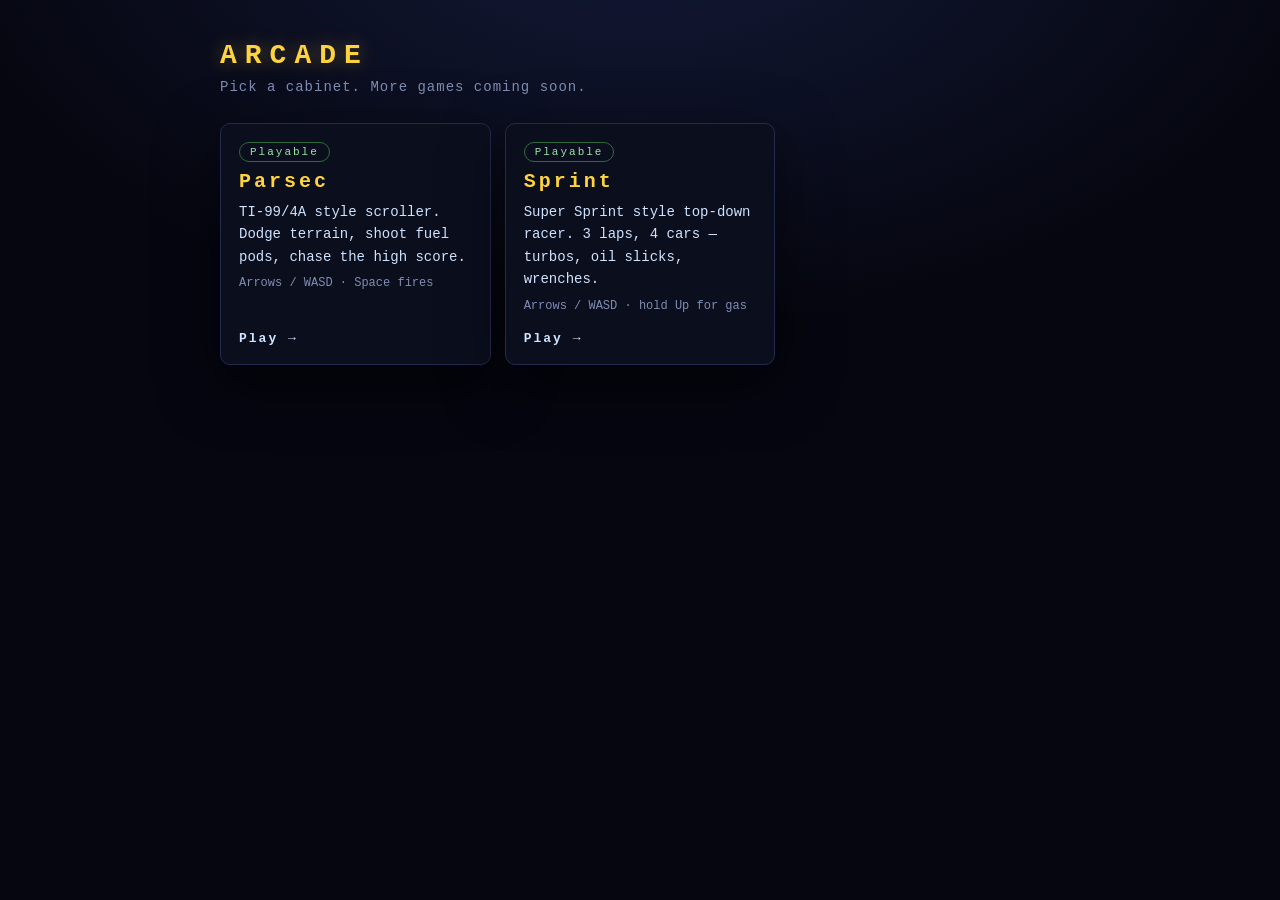
<file: index.html>
<!DOCTYPE html>
<html lang="en">
<head>
<meta charset="utf-8">
<meta name="viewport" content="width=device-width, initial-scale=1">
<title>Arcade — Home</title>
<link rel="stylesheet" href="home.css">
</head>
<body>
<main class="wrap">
  <header class="masthead">
    <h1>ARCADE</h1>
    <p class="tagline">Pick a cabinet. More games coming soon.</p>
  </header>

  <section class="grid" id="games" aria-label="Games"></section>

  <p class="hint" id="hint" hidden></p>
</main>
<script>
// To add a game: copy one entry below. `href` points at the game's folder or page.
const GAMES = [
  {
    title: "Parsec",
    href: "parsec-game/",
    blurb: "TI-99/4A style scroller. Dodge terrain, shoot fuel pods, chase the high score.",
    controls: "Arrows / WASD · Space fires",
    badge: "Playable"
  },
  {
    title: "Sprint",
    href: "sprint-game/",
    blurb: "Super Sprint style top-down racer. 3 laps, 4 cars — turbos, oil slicks, wrenches.",
    controls: "Arrows / WASD · hold Up for gas",
    badge: "Playable"
  }
  // { title: "Next game", href: "next-game/", blurb: "...", controls: "...", badge: "Playable" },
];

const grid = document.getElementById("games");
const hint = document.getElementById("hint");

GAMES.forEach((g) => {
  const card = document.createElement("a");
  card.className = "card";
  card.href = g.href;

  const badge = document.createElement("span");
  badge.className = "badge";
  badge.textContent = g.badge || "Playable";

  const title = document.createElement("h2");
  title.textContent = g.title;

  const blurb = document.createElement("p");
  blurb.className = "blurb";
  blurb.textContent = g.blurb;

  const meta = document.createElement("p");
  meta.className = "meta";
  meta.textContent = g.controls || "";

  const play = document.createElement("span");
  play.className = "play";
  play.textContent = "Play →";

  card.append(badge, title, blurb, meta, play);
  grid.appendChild(card);
});

if (GAMES.length <= 1) {
  hint.hidden = false;
  hint.textContent = "Parsec is the only cabinet for now — new games will appear here as they are added.";
}
</script>
</body>
</html>
</file>
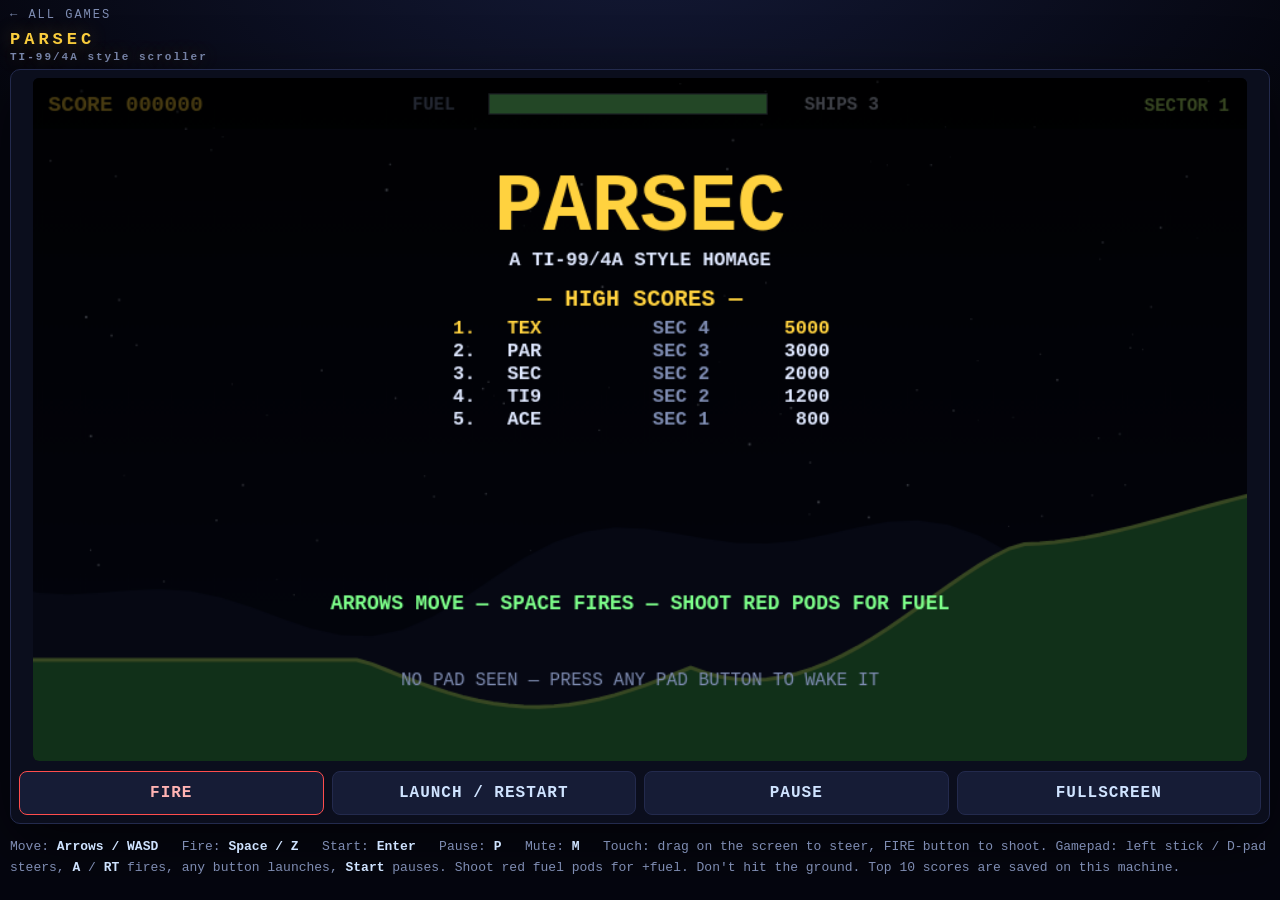
<file: parsec-game/index.html>
<!DOCTYPE html>
<html lang="en">
<head>
<meta charset="utf-8">
<meta name="viewport" content="width=device-width, initial-scale=1, maximum-scale=1, user-scalable=no">
<title>Parsec — TI-99/4A style scroller</title>
<link rel="stylesheet" href="style.css">
</head>
<body>
<main class="wrap">
  <p class="back"><a href="../">&larr; ALL GAMES</a></p>
  <h1>PARSEC <span class="sub">TI-99/4A style scroller</span></h1>
  <div class="cabinet">
    <div class="stage" id="stage">
      <canvas id="game" width="960" height="540" aria-label="Parsec clone playfield"></canvas>
    </div>
    <div class="touchbar">
      <button id="btnFire" type="button">FIRE</button>
      <button id="btnStart" type="button">LAUNCH / RESTART</button>
      <button id="btnPause" type="button">PAUSE</button>
      <button id="btnFull" type="button">FULLSCREEN</button>
    </div>
  </div>
  <p class="help">
    Move: <b>Arrows / WASD</b> &nbsp; Fire: <b>Space / Z</b> &nbsp; Start: <b>Enter</b> &nbsp;
    Pause: <b>P</b> &nbsp; Mute: <b>M</b> &nbsp; Touch: drag on the screen to steer, FIRE button to shoot.
    Gamepad: left stick / D-pad steers, <b>A</b> / <b>RT</b> fires, any button launches, <b>Start</b> pauses.
    Shoot red fuel pods for +fuel. Don't hit the ground. Top 10 scores are saved on this machine.
  </p>
</main>
<script src="game.js"></script>
</body>
</html>
</file>
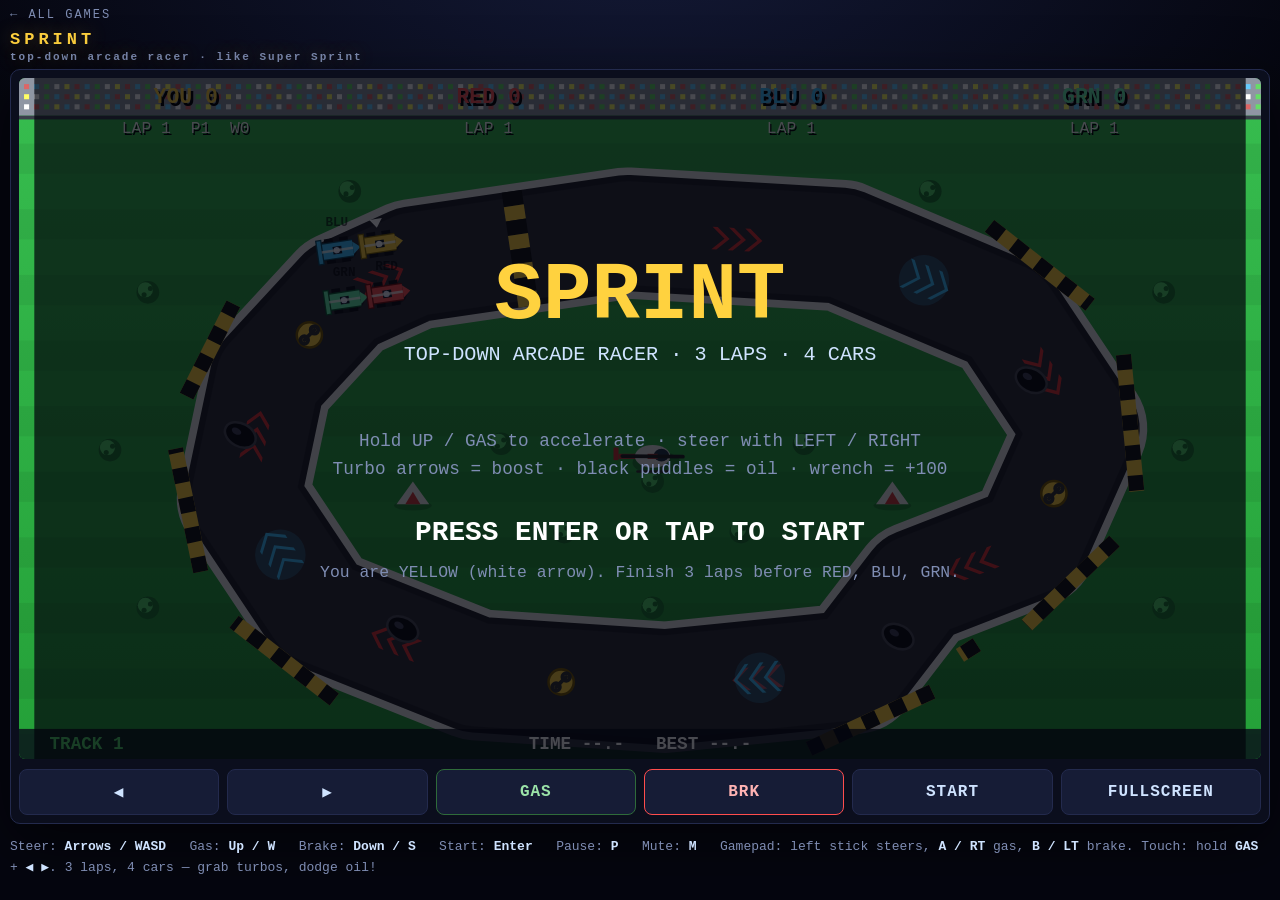
<file: sprint-game/index.html>
<!DOCTYPE html>
<html lang="en">
<head>
<meta charset="utf-8">
<meta name="viewport" content="width=device-width, initial-scale=1, maximum-scale=1, user-scalable=no">
<title>Sprint — top-down arcade racer</title>
<link rel="stylesheet" href="style.css">
</head>
<body>
<main class="wrap">
  <p class="back"><a href="../">&larr; ALL GAMES</a></p>
  <h1>SPRINT <span class="sub">top-down arcade racer · like Super Sprint</span></h1>
  <div class="cabinet">
    <div class="stage" id="stage">
      <canvas id="game" width="960" height="540" aria-label="Sprint top-down racing playfield"></canvas>
    </div>
    <div class="touchbar">
      <button id="btnLeft" type="button">◀</button>
      <button id="btnRight" type="button">▶</button>
      <button id="btnGas" type="button">GAS</button>
      <button id="btnBrake" type="button">BRK</button>
      <button id="btnStart" type="button">START</button>
      <button id="btnFull" type="button">FULLSCREEN</button>
    </div>
  </div>
  <p class="help">
    Steer: <b>Arrows / WASD</b> &nbsp; Gas: <b>Up / W</b> &nbsp; Brake: <b>Down / S</b> &nbsp;
    Start: <b>Enter</b> &nbsp; Pause: <b>P</b> &nbsp; Mute: <b>M</b> &nbsp;
    Gamepad: left stick steers, <b>A / RT</b> gas, <b>B / LT</b> brake.
    Touch: hold <b>GAS</b> + <b>◀ ▶</b>. 3 laps, 4 cars — grab turbos, dodge oil!
  </p>
</main>
<script src="game.js"></script>
</body>
</html>
</file>
<file: home.css>
:root {
  --bg: #05060f;
  --panel: #0b0e1d;
  --edge: #232a4d;
  --ink: #cfe3ff;
  --dim: #7f8db3;
  --accent: #ffd23f;
}
* { box-sizing: border-box; }
html, body { margin: 0; padding: 0; }
body {
  background: radial-gradient(1200px 700px at 50% -10%, #141a38 0%, var(--bg) 60%) fixed;
  color: var(--ink);
  font-family: "Courier New", ui-monospace, monospace;
  min-height: 100vh;
  min-height: 100dvh;
  display: flex;
  justify-content: center;
}
.wrap {
  width: min(880px, 100%);
  padding: 40px 20px 48px;
}
.masthead h1 {
  font-size: 28px;
  letter-spacing: 8px;
  margin: 0;
  color: var(--accent);
  text-shadow: 0 0 18px rgba(255, 210, 63, 0.35);
}
.tagline {
  color: var(--dim);
  font-size: 14px;
  letter-spacing: 1px;
  margin: 8px 0 28px;
}
.grid {
  display: grid;
  grid-template-columns: repeat(auto-fill, minmax(240px, 1fr));
  gap: 14px;
}
.card {
  display: flex;
  flex-direction: column;
  gap: 8px;
  background: var(--panel);
  border: 1px solid var(--edge);
  border-radius: 10px;
  padding: 18px;
  color: inherit;
  text-decoration: none;
  box-shadow: 0 18px 60px rgba(0, 0, 0, 0.55);
}
.card:hover { border-color: var(--accent); }
.card h2 {
  margin: 0;
  font-size: 20px;
  letter-spacing: 3px;
  color: var(--accent);
}
.blurb { margin: 0; font-size: 14px; line-height: 1.6; color: var(--ink); }
.meta { margin: 0; font-size: 12px; color: var(--dim); }
.badge {
  align-self: flex-start;
  font-size: 11px;
  letter-spacing: 2px;
  border: 1px solid #2f6b3a;
  color: #9be3a8;
  border-radius: 20px;
  padding: 3px 10px;
}
.play { margin-top: auto; padding-top: 10px; font-weight: 700; letter-spacing: 2px; font-size: 13px; }
.hint { color: var(--dim); font-size: 13px; line-height: 1.6; margin-top: 24px; }
@media (max-width: 520px) {
  .wrap { padding: 28px 14px 36px; }
}
</file>
<file: parsec-game/style.css>
:root {
  --bg: #05060f;
  --panel: #0b0e1d;
  --edge: #232a4d;
  --ink: #cfe3ff;
  --dim: #7f8db3;
  --accent: #ffd23f;
  --red: #ff4d4d;
}
* { box-sizing: border-box; }
html, body { margin: 0; padding: 0; height: 100%; }
body {
  background: radial-gradient(1200px 700px at 50% -10%, #141a38 0%, var(--bg) 60%) fixed;
  color: var(--ink);
  font-family: "Courier New", ui-monospace, monospace;
  height: 100vh;
  height: 100dvh;
  overflow: hidden;
  display: flex;
  justify-content: center;
  padding: 0;
}
.wrap {
  width: 100%;
  height: 100vh;
  height: 100dvh;
  display: flex;
  flex-direction: column;
  padding: 8px 10px;
}
h1 {
  font-size: 17px;
  letter-spacing: 4px;
  margin: 0 0 6px;
  color: var(--accent);
  text-shadow: 0 0 18px rgba(255, 210, 63, 0.35);
}
.back { margin: 0 0 8px; font-size: 12px; letter-spacing: 2px; }
.back a { color: var(--dim); text-decoration: none; }
.back a:hover { color: var(--accent); }
h1 .sub {
  display: block;
  font-size: 11px;
  letter-spacing: 2px;
  color: var(--dim);
  margin-top: 2px;
}
.cabinet {
  flex: 1;
  min-height: 0;
  display: flex;
  flex-direction: column;
  background: var(--panel);
  border: 1px solid var(--edge);
  border-radius: 10px;
  padding: 8px;
  box-shadow: 0 18px 60px rgba(0, 0, 0, 0.55);
}
.stage {
  flex: 1;
  min-height: 0;
  display: flex;
  align-items: center;
  justify-content: center;
}
canvas {
  display: block;
  max-width: 100%;
  max-height: 100%;
  border-radius: 6px;
  background: #02030a;
  touch-action: none;
  cursor: crosshair;
}
/* True fullscreen: hide chrome so the game owns every pixel. */
html:fullscreen body { background: #000; }
html:fullscreen .wrap { padding: 0; }
html:fullscreen h1, html:fullscreen .help { display: none; }
html:fullscreen .cabinet { border: 0; border-radius: 0; padding: 0; }
.touchbar {
  display: flex;
  gap: 8px;
  margin-top: 10px;
}
.touchbar button {
  flex: 1;
  font: inherit;
  font-weight: 700;
  letter-spacing: 1px;
  padding: 12px 8px;
  border-radius: 8px;
  border: 1px solid var(--edge);
  background: #161c36;
  color: var(--ink);
}
.touchbar button:active { background: #232c58; }
#btnFire { border-color: var(--red); color: #ffb3b3; }
.help { color: var(--dim); font-size: 13px; line-height: 1.6; }
.help b { color: var(--ink); }
</file>
<file: sprint-game/style.css>
:root {
  --bg: #05060f;
  --panel: #0b0e1d;
  --edge: #232a4d;
  --ink: #cfe3ff;
  --dim: #7f8db3;
  --accent: #ffd23f;
  --red: #ff4d4d;
}
* { box-sizing: border-box; }
html, body { margin: 0; padding: 0; height: 100%; }
body {
  background: radial-gradient(1200px 700px at 50% -10%, #141a38 0%, var(--bg) 60%) fixed;
  color: var(--ink);
  font-family: "Courier New", ui-monospace, monospace;
  height: 100vh;
  height: 100dvh;
  overflow: hidden;
  display: flex;
  justify-content: center;
  padding: 0;
}
.wrap {
  width: 100%;
  height: 100vh;
  height: 100dvh;
  display: flex;
  flex-direction: column;
  padding: 8px 10px;
}
h1 {
  font-size: 17px;
  letter-spacing: 4px;
  margin: 0 0 6px;
  color: var(--accent);
  text-shadow: 0 0 18px rgba(255, 210, 63, 0.35);
}
.back { margin: 0 0 8px; font-size: 12px; letter-spacing: 2px; }
.back a { color: var(--dim); text-decoration: none; }
.back a:hover { color: var(--accent); }
h1 .sub {
  display: block;
  font-size: 11px;
  letter-spacing: 2px;
  color: var(--dim);
  margin-top: 2px;
}
.cabinet {
  flex: 1;
  min-height: 0;
  display: flex;
  flex-direction: column;
  background: var(--panel);
  border: 1px solid var(--edge);
  border-radius: 10px;
  padding: 8px;
  box-shadow: 0 18px 60px rgba(0, 0, 0, 0.55);
}
.stage {
  flex: 1;
  min-height: 0;
  display: flex;
  align-items: center;
  justify-content: center;
}
canvas {
  display: block;
  width: 100%;
  height: 100%;
  border-radius: 6px;
  background: #25a038;
  touch-action: none;
  cursor: crosshair;
}
html:fullscreen body { background: #000; }
html:fullscreen .wrap { padding: 0; }
html:fullscreen h1, html:fullscreen .help { display: none; }
html:fullscreen .cabinet { border: 0; border-radius: 0; padding: 0; }
.touchbar {
  display: flex;
  gap: 8px;
  margin-top: 10px;
}
.touchbar button {
  flex: 1;
  font: inherit;
  font-weight: 700;
  letter-spacing: 1px;
  padding: 12px 8px;
  border-radius: 8px;
  border: 1px solid var(--edge);
  background: #161c36;
  color: var(--ink);
  touch-action: none;
  user-select: none;
  -webkit-user-select: none;
}
.touchbar button:active { background: #232c58; }
#btnGas { border-color: #2f6b3a; color: #9be3a8; }
#btnBrake { border-color: var(--red); color: #ffb3b3; }
.help { color: var(--dim); font-size: 13px; line-height: 1.6; }
.help b { color: var(--ink); }
</file>
